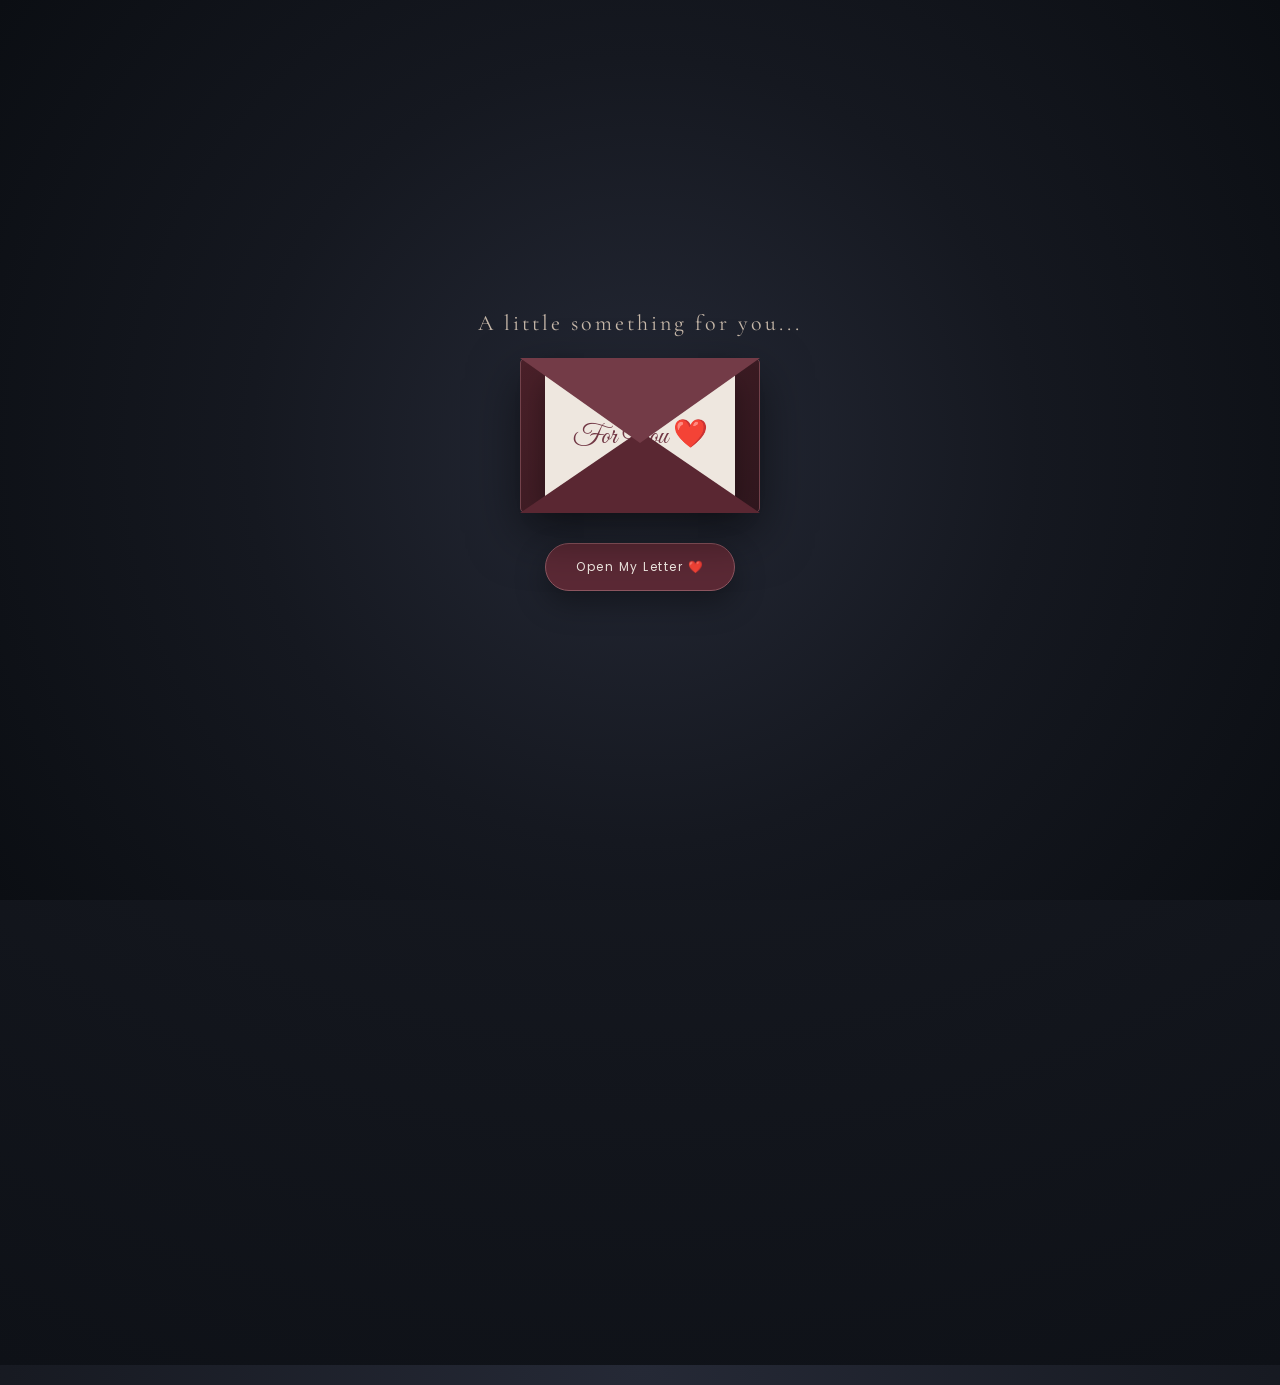
<file: index.html>
<!DOCTYPE html>
<html lang="en">

<head>

    <meta charset="UTF-8">
    <meta name="viewport" content="width=device-width, initial-scale=1.0">

    <title>Happy Birthday, My Babyyy pikot ❤️</title>

    <link rel="stylesheet" href="style.css">

    <link href="https://fonts.googleapis.com/css2?family=Cormorant+Garamond:wght@400;500;600;700&family=Great+Vibes:wght@400;500;600;700&family=Poppins:wght@300;400;500;600&display=swap" rel="stylesheet">

</head>


<body class="home-page">


    <!-- FLOATING HEARTS -->

    <div class="hearts"></div>



    <!-- OPENING SCREEN -->

    <section class="opening" id="opening">

        <div class="envelope-container">

            <p class="small-text">
                A little something for you...
            </p>


            <!-- ENVELOPE -->

            <div class="envelope" id="envelope">

                <div class="envelope-back"></div>

                <div class="letter-paper">
                    For You ❤️
                </div>

                <div class="envelope-front"></div>

                <div class="envelope-flap"></div>

            </div>


            <!-- OPEN BUTTON -->

            <button id="openButton">
                Open My Letter ❤️
            </button>

        </div>

    </section>



    <!-- MAIN HOME CONTENT -->

    <main class="main-content" id="mainContent">


        <!-- BIRTHDAY INTRO -->

        <section class="birthday-header">

            <p class="eyebrow">
                A LETTER FROM MY HEART
            </p>


            <h1>
                Happy Birthday,<br>
                <span>My Babyyy pikot</span> ❤️
            </h1>


            <div class="divider">
                <span>♡</span>
            </div>


            <p class="intro">
                Today is your special day, but somehow,
                I feel like I'm the lucky one for having you.
            </p>

        </section>



        <!-- HOME MENU -->

        <section class="home-menu">

            <p class="menu-label">
                THERE'S MORE FOR YOU
            </p>


            <h2>
                A few things<br>
                <span>from my heart</span>
            </h2>



            <div class="home-buttons">


                <!-- LETTER -->

                <a href="letter.html" class="home-button">

                    <span class="button-icon">
                        💌
                    </span>

                    <span class="button-text">

                        <strong>
                            My Letter
                        </strong>

                        <small>
                            A message just for you
                        </small>

                    </span>

                    <span class="arrow">
                        →
                    </span>

                </a>



                <!-- MEMORIES -->

                <a href="memories.html" class="home-button">

                    <span class="button-icon">
                        📸
                    </span>

                    <span class="button-text">

                        <strong>
                            Our Memories
                        </strong>

                        <small>
                            Five moments I treasure
                        </small>

                    </span>

                    <span class="arrow">
                        →
                    </span>

                </a>



                <!-- SPECIAL MESSAGE -->

                <a href="message.html" class="home-button">

                    <span class="button-icon">
                        ❤️
                    </span>

                    <span class="button-text">

                        <strong>
                            Special Message
                        </strong>

                        <small>
                            One more thing I want to say
                        </small>

                    </span>

                    <span class="arrow">
                        →
                    </span>

                </a>


            </div>



            <!-- CENTER BUTTON -->

            <div class="center-next home-next">

                <a href="letter.html" class="next-button">
                    Open My Letter →
                </a>

            </div>

        </section>



        <!-- FOOTER -->

        <footer>
            Made with love ❤️
        </footer>


    </main>



    <script src="script.js"></script>

</body>

</html>
</file>
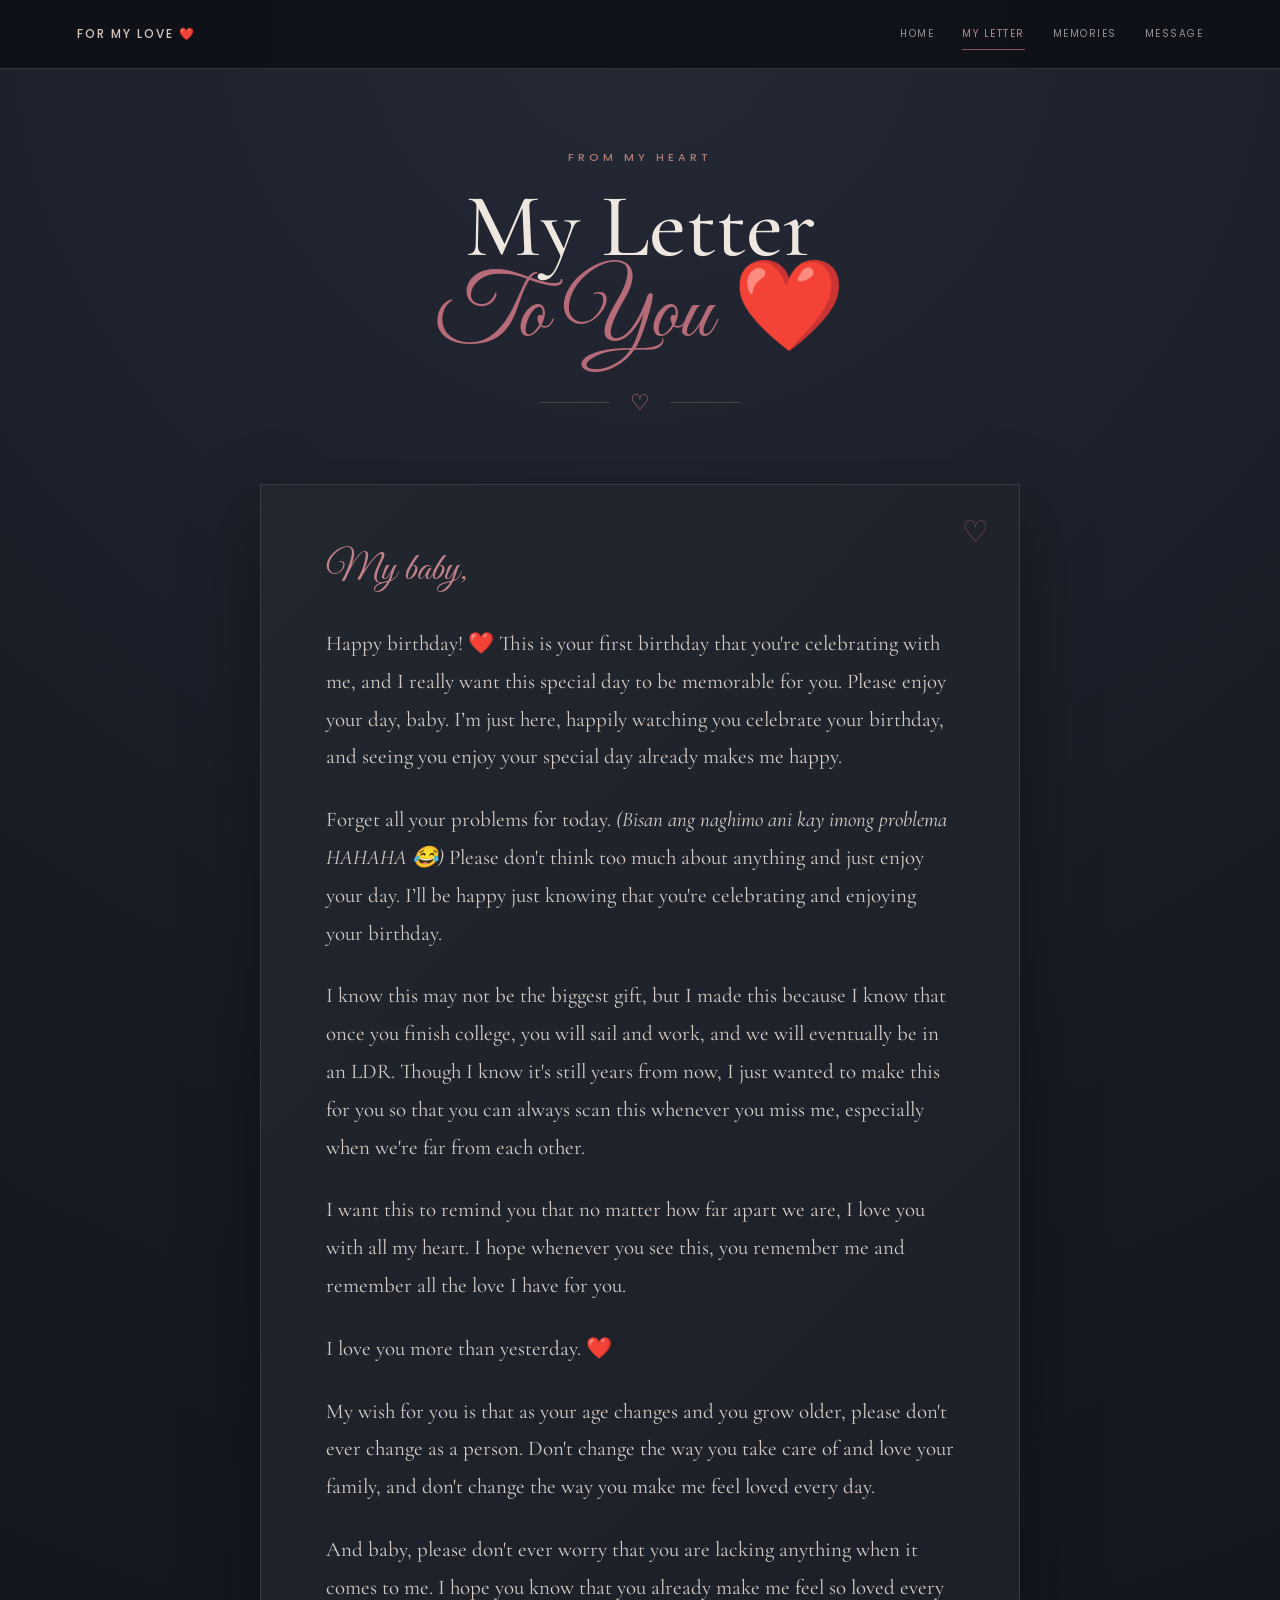
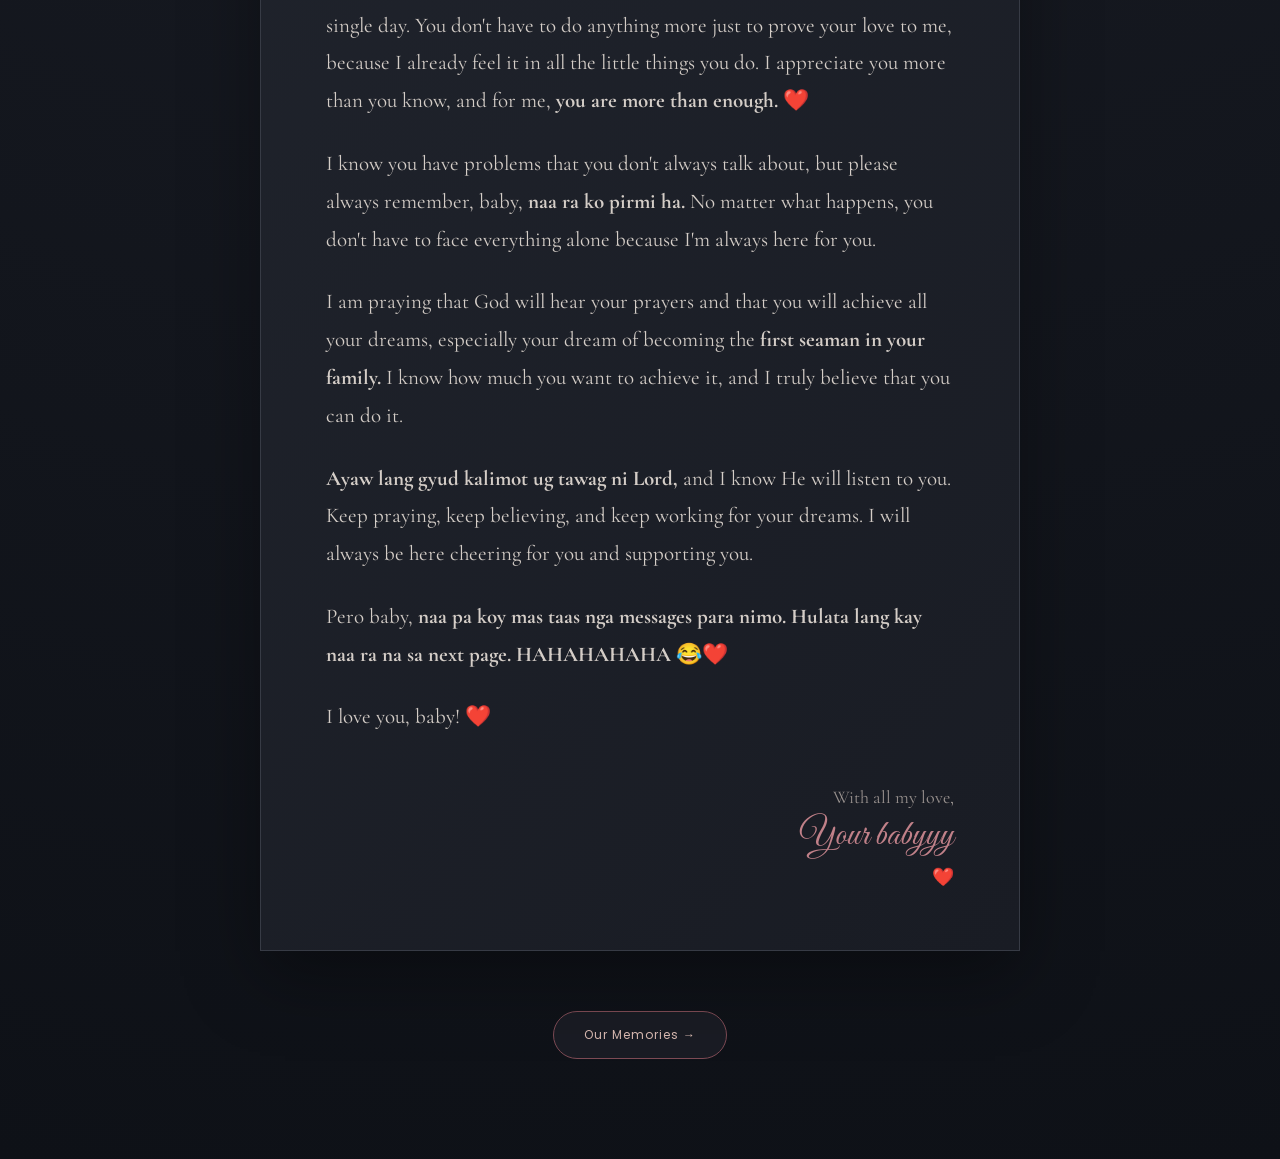
<file: letter.html>
<!DOCTYPE html>
<html lang="en">

<head>

    <meta charset="UTF-8">
    <meta name="viewport" content="width=device-width, initial-scale=1.0">

    <title>My Letter To You ❤️</title>

    <link rel="stylesheet" href="style.css">

    <link href="https://fonts.googleapis.com/css2?family=Cormorant+Garamond:wght@400;500;600;700&family=Great+Vibes:wght@400;500;600;700&family=Poppins:wght@300;400;500;600&display=swap" rel="stylesheet">

</head>


<body class="inner-page">


    <!-- FLOATING HEARTS -->

    <div class="hearts"></div>



    <!-- NAVIGATION -->

    <nav class="simple-nav">

        <a href="index.html" class="nav-logo">
            FOR MY LOVE ❤️
        </a>


        <div class="nav-links">

            <a href="index.html">
                HOME
            </a>

            <a href="letter.html" class="active">
                MY LETTER
            </a>

            <a href="memories.html">
                MEMORIES
            </a>

            <a href="message.html">
                MESSAGE
            </a>

        </div>

    </nav>



    <!-- PAGE -->

    <main class="letter-page">


        <!-- HEADING -->

        <div class="page-heading">

            <p class="small-title">
                FROM MY HEART
            </p>


            <h1>
                My Letter<br>
                <span>To You</span> ❤️
            </h1>


            <div class="heart-divider">
                ♡
            </div>

        </div>



        <!-- LETTER -->

        <section class="letter-paper-content">


            <p class="letter-greeting">
                My baby,
            </p>


            <p>
                Happy birthday! ❤️ This is your first birthday that you're celebrating with me, and I really want this special day to be memorable for you. Please enjoy your day, baby. I’m just here, happily watching you celebrate your birthday, and seeing you enjoy your special day already makes me happy.
            </p>


            <p>
                Forget all your problems for today. <em>(Bisan ang naghimo ani kay imong problema HAHAHA 😂)</em> Please don't think too much about anything and just enjoy your day. I’ll be happy just knowing that you're celebrating and enjoying your birthday.
            </p>


            <p>
                I know this may not be the biggest gift, but I made this because I know that once you finish college, you will sail and work, and we will eventually be in an LDR. Though I know it's still years from now, I just wanted to make this for you so that you can always scan this whenever you miss me, especially when we're far from each other.
            </p>


            <p>
                I want this to remind you that no matter how far apart we are, I love you with all my heart. I hope whenever you see this, you remember me and remember all the love I have for you.
            </p>


            <p class="special-line">
                I love you more than yesterday. ❤️
            </p>


            <p>
                My wish for you is that as your age changes and you grow older, please don't ever change as a person. Don't change the way you take care of and love your family, and don't change the way you make me feel loved every day.
            </p>


            <p>
                And baby, please don't ever worry that you are lacking anything when it comes to me. I hope you know that you already make me feel so loved every single day. You don't have to do anything more just to prove your love to me, because I already feel it in all the little things you do. I appreciate you more than you know, and for me, <strong>you are more than enough.</strong> ❤️
            </p>


            <p>
                I know you have problems that you don't always talk about, but please always remember, baby, <strong>naa ra ko pirmi ha.</strong> No matter what happens, you don't have to face everything alone because I'm always here for you.
            </p>


            <p>
                I am praying that God will hear your prayers and that you will achieve all your dreams, especially your dream of becoming the <strong>first seaman in your family.</strong> I know how much you want to achieve it, and I truly believe that you can do it.
            </p>


            <p>
                <strong>Ayaw lang gyud kalimot ug tawag ni Lord,</strong> and I know He will listen to you. Keep praying, keep believing, and keep working for your dreams. I will always be here cheering for you and supporting you.
            </p>


            <p class="special-line">
                Pero baby, <strong>naa pa koy mas taas nga messages para nimo. Hulata lang kay naa ra na sa next page. HAHAHAHAHA 😂❤️</strong>
            </p>


            <p class="final-love">
                I love you, baby! ❤️
            </p>



            <!-- SIGNATURE -->

            <div class="letter-signature">

                <p>
                    With all my love,
                </p>


                <span>
                    Your babyyy
                </span>


                <div>
                    ❤️
                </div>

            </div>


        </section>



        <!-- CENTER NEXT BUTTON -->

        <div class="center-next">

            <a href="memories.html" class="next-button">
                Our Memories →
            </a>

        </div>


    </main>



    <script src="script.js"></script>

</body>

</html>
</file>
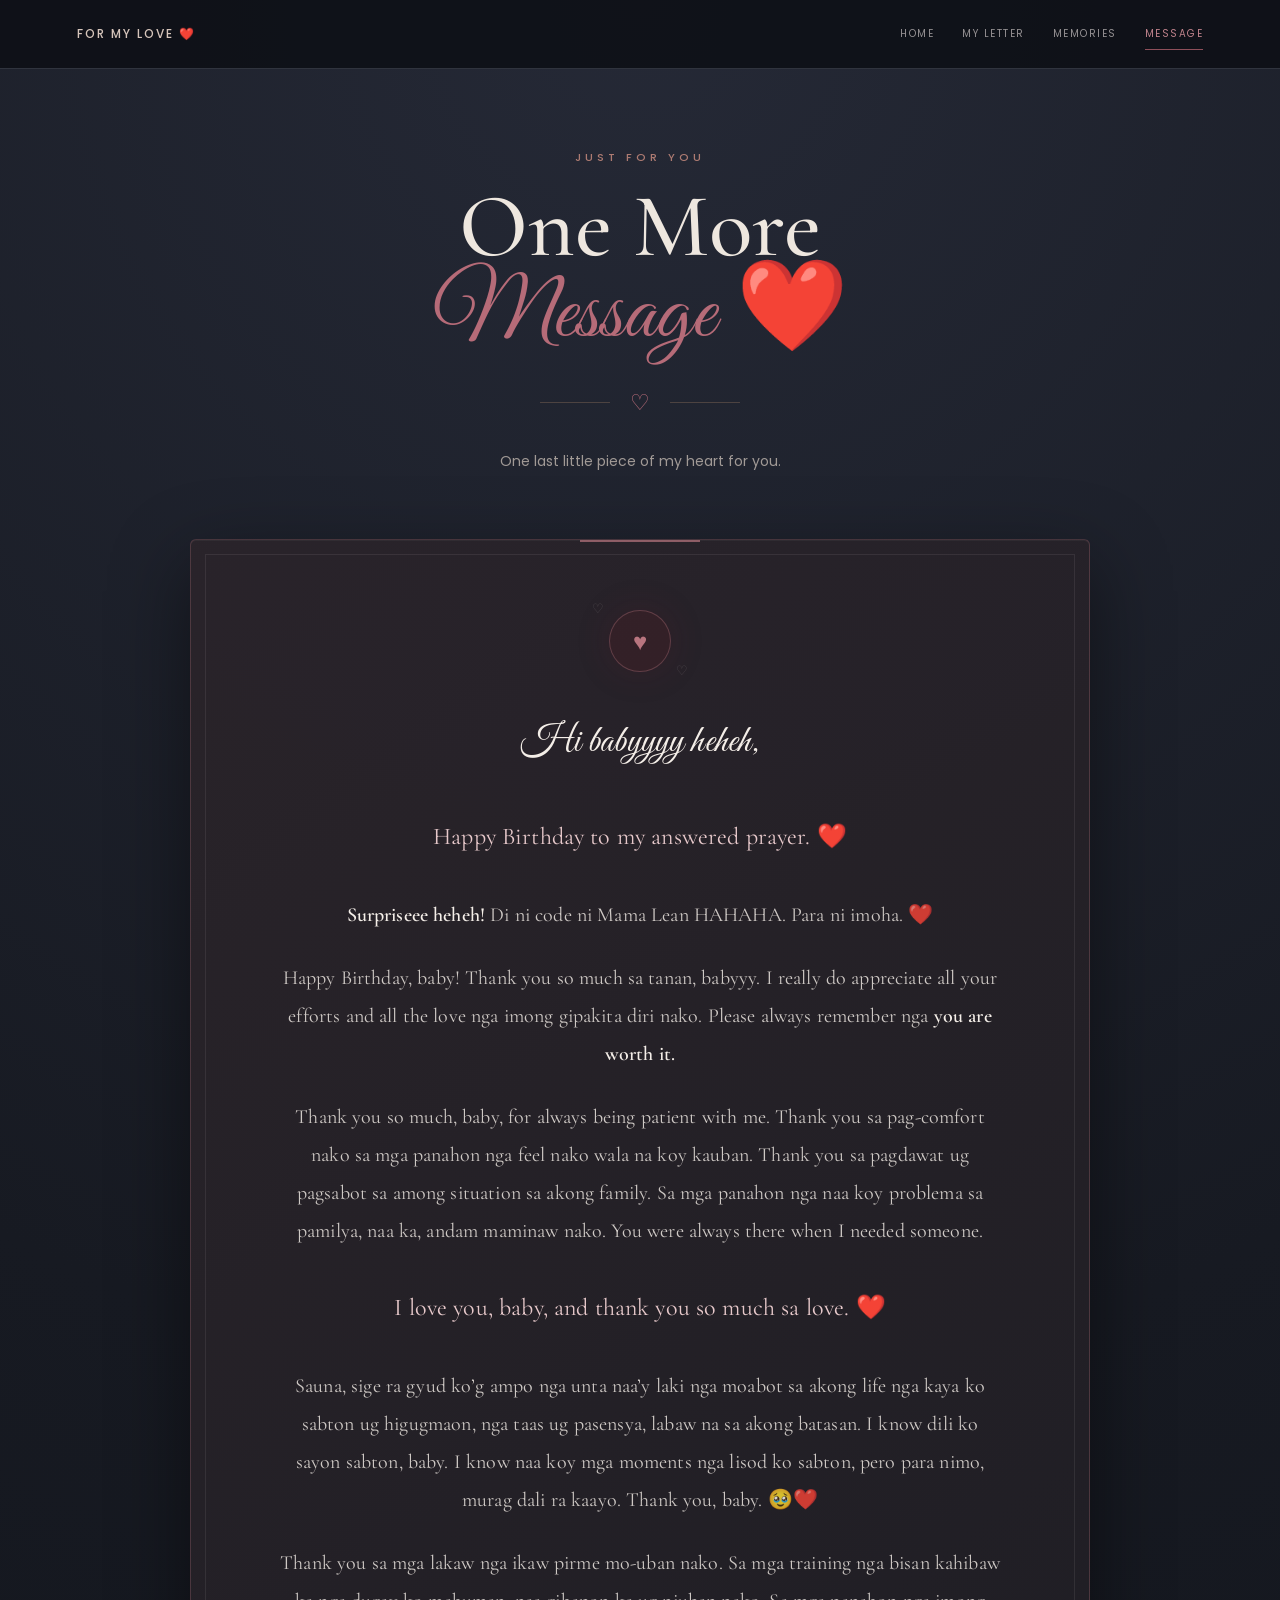
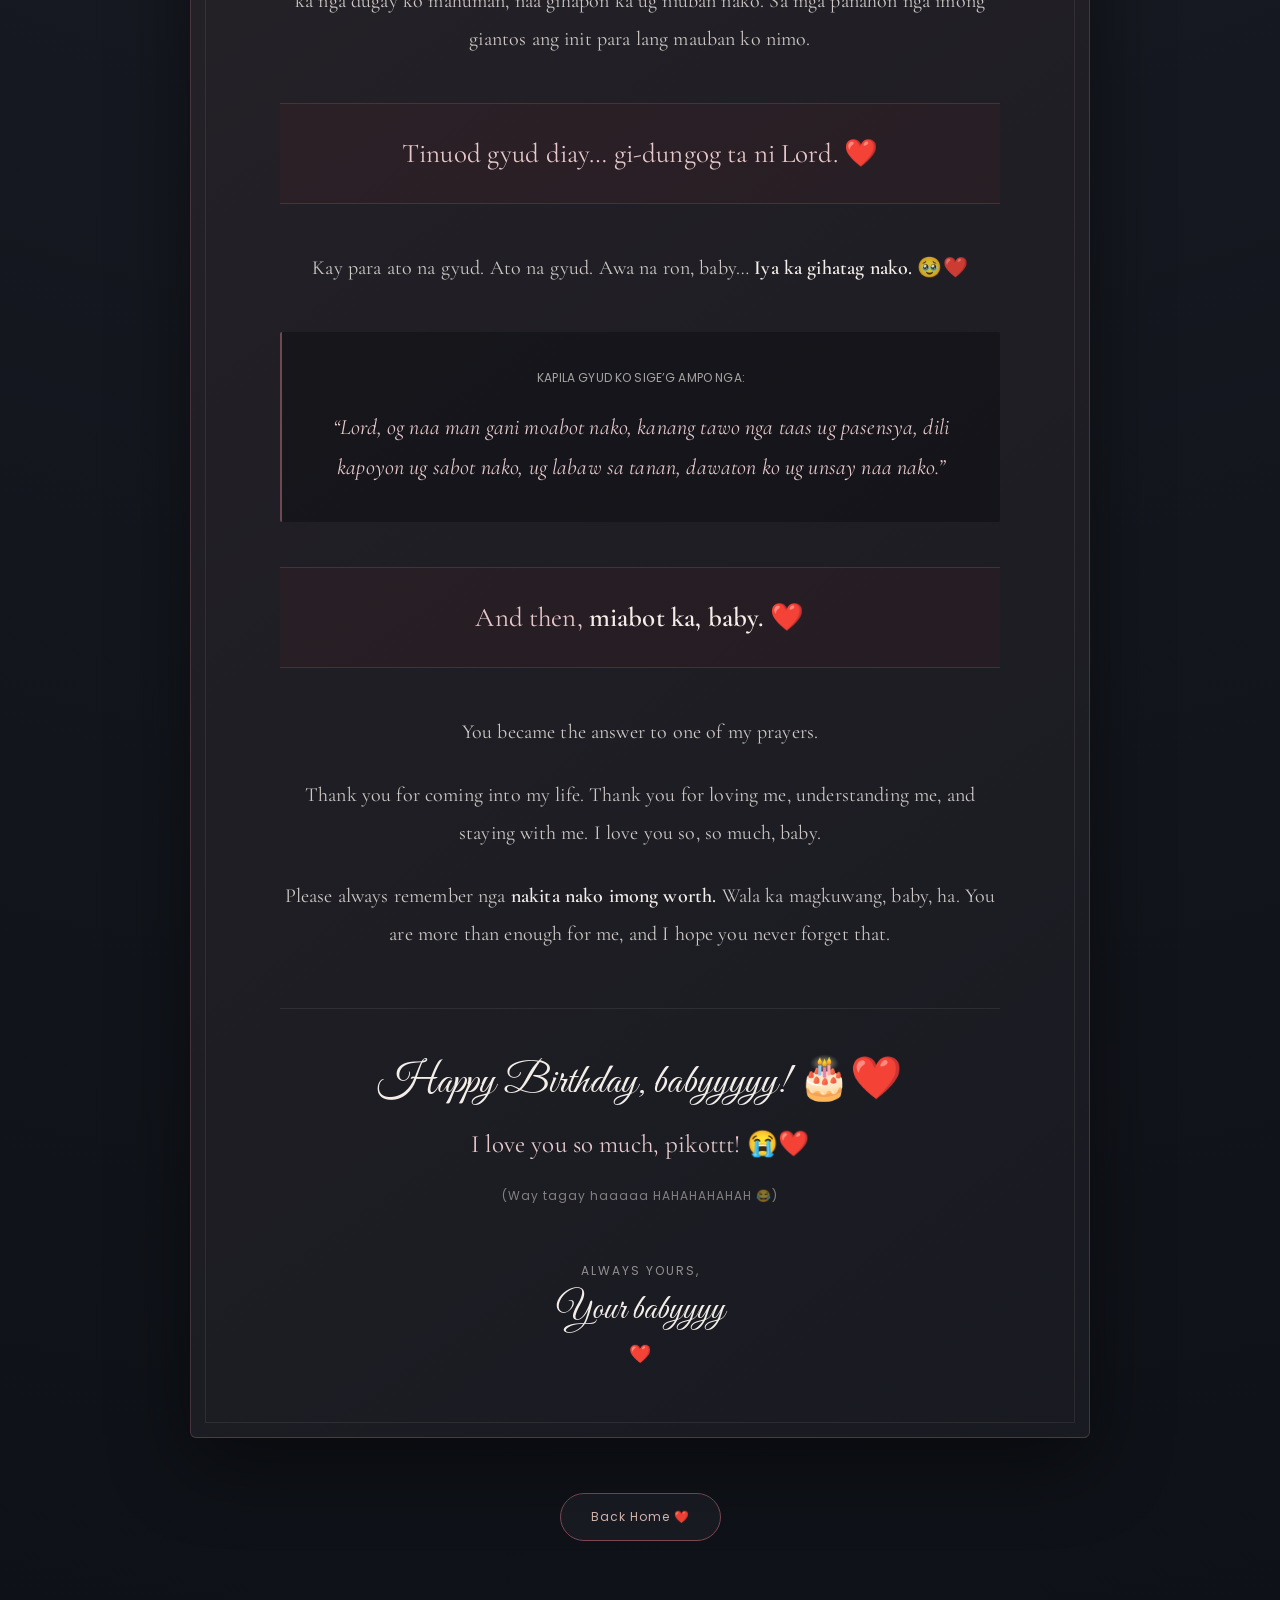
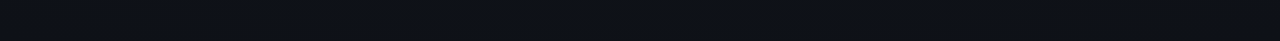
<file: message.html>
<!DOCTYPE html>
<html lang="en">

<head>

    <meta charset="UTF-8">
    <meta name="viewport" content="width=device-width, initial-scale=1.0">

    <title>Special Message ❤️</title>

    <link rel="stylesheet" href="style.css">

    <link href="https://fonts.googleapis.com/css2?family=Cormorant+Garamond:wght@400;500;600;700&family=Great+Vibes:wght@400;500;600;700&family=Poppins:wght@300;400;500;600&display=swap" rel="stylesheet">

</head>


<body class="inner-page">


    <!-- FLOATING HEARTS -->

    <div class="hearts"></div>



    <!-- NAVIGATION -->

    <nav class="simple-nav">

        <a href="index.html" class="nav-logo">
            FOR MY LOVE ❤️
        </a>


        <div class="nav-links">

            <a href="index.html">
                HOME
            </a>

            <a href="letter.html">
                MY LETTER
            </a>

            <a href="memories.html">
                MEMORIES
            </a>

            <a href="message.html" class="active">
                MESSAGE
            </a>

        </div>

    </nav>



    <!-- SPECIAL MESSAGE PAGE -->

    <main class="message-page">


        <!-- PAGE HEADING -->

        <div class="page-heading">

            <p class="small-title">
                JUST FOR YOU
            </p>


            <h1>
                One More<br>
                <span>Message</span> ❤️
            </h1>


            <div class="heart-divider">
                ♡
            </div>


            <p class="page-description">
                One last little piece of my heart for you.
            </p>

        </div>



        <!-- MESSAGE CARD -->

        <section class="special-message-card">


            <!-- HEART -->

            <div class="message-heart">
                ♥
            </div>



            <!-- MESSAGE -->

            <div class="message-content">


                <p class="message-greeting">
                    Hi babyyyy heheh,
                </p>



                <p class="message-highlight">
                    Happy Birthday to my answered prayer. ❤️
                </p>



                <p>
                    <strong>Surpriseee heheh!</strong>
                    Di ni code ni Mama Lean HAHAHA.
                    Para ni imoha. ❤️
                </p>



                <p>
                    Happy Birthday, baby! Thank you so much sa tanan, babyyy.
                    I really do appreciate all your efforts and all the love
                    nga imong gipakita diri nako.
                    Please always remember nga
                    <strong>you are worth it.</strong>
                </p>



                <p>
                    Thank you so much, baby, for always being patient with me.
                    Thank you sa pag-comfort nako sa mga panahon nga feel nako
                    wala na koy kauban.
                    Thank you sa pagdawat ug pagsabot sa among situation sa
                    akong family.
                    Sa mga panahon nga naa koy problema sa pamilya,
                    naa ka, andam maminaw nako.
                    You were always there when I needed someone.
                </p>



                <p class="message-highlight">
                    I love you, baby, and thank you so much sa love. ❤️
                </p>



                <p>
                    Sauna, sige ra gyud ko’g ampo nga unta naa’y laki nga
                    moabot sa akong life nga kaya ko sabton ug higugmaon,
                    nga taas ug pasensya, labaw na sa akong batasan.
                    I know dili ko sayon sabton, baby.
                    I know naa koy mga moments nga lisod ko sabton,
                    pero para nimo, murag dali ra kaayo.
                    Thank you, baby. 🥹❤️
                </p>



                <p>
                    Thank you sa mga lakaw nga ikaw pirme mo-uban nako.
                    Sa mga training nga bisan kahibaw ka nga dugay ko
                    mahuman, naa gihapon ka ug niuban nako.
                    Sa mga panahon nga imong giantos ang init
                    para lang mauban ko nimo.
                </p>



                <p class="message-special">
                    Tinuod gyud diay… gi-dungog ta ni Lord. ❤️
                </p>



                <p>
                    Kay para ato na gyud.
                    Ato na gyud.
                    Awa na ron, baby…
                    <strong>Iya ka gihatag nako.</strong> 🥹❤️
                </p>



                <!-- PRAYER -->

                <div class="prayer-box">

                    <p class="prayer-intro">
                        Kapila gyud ko sige’g ampo nga:
                    </p>


                    <p class="prayer">

                        “Lord, og naa man gani moabot nako,
                        kanang tawo nga taas ug pasensya,
                        dili kapoyon ug sabot nako,
                        ug labaw sa tanan,
                        dawaton ko ug unsay naa nako.”

                    </p>

                </div>



                <p class="message-special">
                    And then, <strong>miabot ka, baby.</strong> ❤️
                </p>



                <p>
                    You became the answer to one of my prayers.
                </p>



                <p>
                    Thank you for coming into my life.
                    Thank you for loving me, understanding me,
                    and staying with me.
                    I love you so, so much, baby.
                </p>



                <p>
                    Please always remember nga
                    <strong>nakita nako imong worth.</strong>
                    Wala ka magkuwang, baby, ha.
                    You are more than enough for me,
                    and I hope you never forget that.
                </p>



                <!-- FINAL MESSAGE -->

                <div class="final-message">

                    <p>
                        Happy Birthday, babyyyyy! 🎂❤️
                    </p>


                    <p>
                        I love you so much, pikottt! 😭❤️
                    </p>


                    <span>
                        (Way tagay haaaaa HAHAHAHAHAH 😂)
                    </span>

                </div>



                <!-- SIGNATURE -->

                <div class="message-signature">

                    <p>
                        Always yours,
                    </p>


                    <span>
                        Your babyyyy
                    </span>


                    <div>
                        ❤️
                    </div>

                </div>


            </div>

        </section>



        <!-- BACK HOME -->

        <div class="center-next">

            <a href="index.html" class="next-button">
                Back Home ❤️
            </a>

        </div>


    </main>



    <!-- JAVASCRIPT -->

    <script src="script.js"></script>

</body>

</html>
</file>
<file: style.css>
/* =========================================================
   MASCULINE ROMANTIC BIRTHDAY WEBSITE
========================================================= */

* {
    margin: 0;
    padding: 0;
    box-sizing: border-box;
}


html {
    scroll-behavior: smooth;
}


body {
    font-family: "Poppins", sans-serif;

    background:
        radial-gradient(
            circle at 50% 0%,
            #252936 0%,
            #171a22 42%,
            #0e1117 100%
        );

    color: #eee7df;

    overflow-x: hidden;
}


a {
    text-decoration: none;
    color: inherit;
}


/* =========================================================
   FLOATING HEARTS
========================================================= */

.hearts {
    position: fixed;

    inset: 0;

    pointer-events: none;

    overflow: hidden;

    z-index: 1;
}


.heart {
    position: absolute;

    bottom: -30px;

    color: rgba(151, 61, 76, 0.22);

    animation: floatHeart linear forwards;
}


@keyframes floatHeart {

    0% {
        transform: translateY(0) rotate(0deg);
        opacity: 0;
    }

    15% {
        opacity: 1;
    }

    100% {
        transform:
            translateY(-110vh)
            rotate(360deg);

        opacity: 0;
    }

}


/* =========================================================
   OPENING SCREEN
========================================================= */

.opening {

    position: fixed;

    inset: 0;

    min-height: 100vh;

    display: flex;

    justify-content: center;

    align-items: center;

    text-align: center;

    z-index: 100;

    background:
        radial-gradient(
            circle at center,
            #252936 0%,
            #151820 50%,
            #0b0e13 100%
        );

    transition:
        opacity 0.8s ease,
        visibility 0.8s ease;
}


.opening.hide {

    opacity: 0;

    visibility: hidden;

    pointer-events: none;
}


.envelope-container {

    position: relative;

    z-index: 5;

    display: flex;

    flex-direction: column;

    align-items: center;
}


.small-text {

    font-family: "Cormorant Garamond", serif;

    font-size: 22px;

    letter-spacing: 3px;

    color: #c8b9aa;

    margin-bottom: 22px;
}


/* =========================================================
   ENVELOPE
========================================================= */

.envelope {

    position: relative;

    width: 240px;

    height: 155px;

    margin-bottom: 30px;

    cursor: pointer;

    perspective: 1000px;
}


.envelope-back {

    position: absolute;

    inset: 0;

    background:
        linear-gradient(
            135deg,
            #4a2029,
            #30171e
        );

    border-radius: 5px;

    border: 1px solid #74434c;

    box-shadow:
        0 20px 50px rgba(0, 0, 0, 0.5);
}


/* =========================================================
   LETTER INSIDE ENVELOPE
========================================================= */

.envelope .letter-paper {

    position: absolute;

    width: 190px;

    height: 125px;

    left: 25px;

    top: 15px;

    background: #eee7df;

    display: flex;

    justify-content: center;

    align-items: center;

    font-family: "Great Vibes", cursive;

    font-size: 28px;

    color: #713744;

    box-shadow:
        0 10px 25px rgba(0, 0, 0, 0.35);

    z-index: 2;

    transition:
        transform 1s ease,
        box-shadow 1s ease;
}


/* =========================================================
   ENVELOPE FRONT
========================================================= */

.envelope-front {

    position: absolute;

    left: 0;

    bottom: 0;

    width: 0;

    height: 0;

    border-left: 120px solid transparent;

    border-right: 120px solid transparent;

    border-bottom: 82px solid #5a2732;

    z-index: 4;
}


/* =========================================================
   ENVELOPE FLAP
========================================================= */

.envelope-flap {

    position: absolute;

    left: 0;

    top: 0;

    width: 0;

    height: 0;

    border-left: 120px solid transparent;

    border-right: 120px solid transparent;

    border-top: 85px solid #733b47;

    transform-origin: top center;

    transition:
        transform 0.9s ease;

    z-index: 6;
}


/* =========================================================
   ENVELOPE OPEN ANIMATION
========================================================= */

.envelope.open .letter-paper {

    transform:
        translateY(-110px);

    box-shadow:
        0 20px 40px rgba(0, 0, 0, 0.5);

    z-index: 7;
}


.envelope.open .envelope-flap {

    transform:
        rotateX(180deg);

    z-index: 1;
}


/* =========================================================
   OPEN BUTTON
========================================================= */

#openButton {

    border: 1px solid #8d5660;

    background: #5b2935;

    color: #f3ece5;

    padding: 14px 30px;

    border-radius: 30px;

    font-family: "Poppins", sans-serif;

    font-size: 12px;

    letter-spacing: 1.5px;

    cursor: pointer;

    box-shadow:
        0 12px 30px rgba(0, 0, 0, 0.35);

    transition: 0.3s ease;
}


#openButton:hover {

    background: #763b48;

    border-color: #b27b84;

    transform:
        translateY(-3px);

    box-shadow:
        0 16px 35px rgba(0, 0, 0, 0.45);
}


/* =========================================================
   MAIN CONTENT
========================================================= */

.main-content {

    min-height: 100vh;

    opacity: 0;

    transform:
        translateY(20px);

    transition:
        opacity 1s ease,
        transform 1s ease;

    position: relative;

    z-index: 2;
}


.main-content.show {

    opacity: 1;

    transform:
        translateY(0);
}


/* =========================================================
   BIRTHDAY HEADER
========================================================= */

.birthday-header {

    max-width: 900px;

    margin: 0 auto;

    padding: 130px 25px 80px;

    text-align: center;
}


.eyebrow,
.menu-label,
.small-title {

    font-size: 11px;

    font-weight: 500;

    letter-spacing: 4px;

    color: #ad7b72;
}


.birthday-header h1 {

    margin-top: 20px;

    font-family: "Cormorant Garamond", serif;

    font-size:
        clamp(55px, 9vw, 105px);

    line-height: 0.9;

    font-weight: 500;

    color: #eee7df;
}


.birthday-header h1 span {

    font-family: "Great Vibes", cursive;

    color: #b66b78;

    font-weight: 400;
}


/* =========================================================
   DIVIDERS
========================================================= */

.divider,
.heart-divider {

    margin: 35px auto;

    display: flex;

    align-items: center;

    justify-content: center;

    gap: 20px;

    color: #b66b78;
}


.divider::before,
.divider::after,
.heart-divider::before,
.heart-divider::after {

    content: "";

    width: 70px;

    height: 1px;

    background: #4d4341;
}


.divider span,
.heart-divider {

    font-size: 22px;
}


.intro {

    max-width: 580px;

    margin: 0 auto;

    font-size: 15px;

    line-height: 2;

    color: #aaa39e;
}


/* =========================================================
   HOME MENU
========================================================= */

.home-menu {

    max-width: 800px;

    margin: 0 auto;

    padding:
        20px 25px 100px;

    text-align: center;
}


.menu-label {

    margin-bottom: 15px;
}


.home-menu h2 {

    font-family: "Cormorant Garamond", serif;

    font-size: 48px;

    line-height: 0.95;

    font-weight: 500;

    color: #eee7df;

    margin-bottom: 40px;
}


.home-menu h2 span {

    font-family: "Great Vibes", cursive;

    color: #b66b78;

    font-weight: 400;
}


/* =========================================================
   HOME BUTTONS
========================================================= */

.home-buttons {

    display: flex;

    flex-direction: column;

    gap: 15px;

    max-width: 650px;

    margin: 0 auto;
}


.home-button {

    min-height: 80px;

    display: flex;

    align-items: center;

    padding: 15px 20px;

    background:
        linear-gradient(
            135deg,
            rgba(35, 39, 49, 0.95),
            rgba(24, 27, 35, 0.95)
        );

    border: 1px solid #373b46;

    border-radius: 8px;

    text-align: left;

    transition: 0.3s ease;

    box-shadow:
        0 8px 25px rgba(0, 0, 0, 0.25);
}


.home-button:hover {

    transform:
        translateY(-4px);

    border-color: #70414b;

    box-shadow:
        0 15px 35px rgba(0, 0, 0, 0.4);
}


.button-icon {

    width: 50px;

    height: 50px;

    display: flex;

    justify-content: center;

    align-items: center;

    background: #29232a;

    border: 1px solid #51343b;

    border-radius: 50%;

    font-size: 21px;

    margin-right: 16px;
}


.button-text {

    flex: 1;
}


.button-text strong {

    display: block;

    font-family: "Cormorant Garamond", serif;

    font-size: 24px;

    font-weight: 600;

    color: #eee7df;
}


.button-text small {

    display: block;

    margin-top: 2px;

    color: #98918e;

    font-size: 11px;

    letter-spacing: 0.5px;
}


.arrow {

    font-size: 24px;

    color: #b66b78;

    transition:
        transform 0.3s ease;
}


.home-button:hover .arrow {

    transform:
        translateX(5px);
}


/* =========================================================
   CENTER NEXT BUTTON
========================================================= */

.center-next {

    display: flex;

    justify-content: center;

    align-items: center;

    margin-top: 60px;
}


.next-button {

    display: inline-flex;

    align-items: center;

    justify-content: center;

    padding:
        14px 30px;

    border: 1px solid #7d4a54;

    border-radius: 30px;

    color: #d8b9b0;

    background:
        rgba(28, 30, 38, 0.85);

    font-size: 12px;

    letter-spacing: 1px;

    transition: 0.3s ease;
}


.next-button:hover {

    background: #642f3b;

    border-color: #9b626c;

    color: #fff;

    transform:
        translateY(-3px);

    box-shadow:
        0 12px 30px rgba(0, 0, 0, 0.4);
}


.home-next {

    margin-top: 35px;
}


/* =========================================================
   FOOTER
========================================================= */

footer {

    padding:
        30px 20px 50px;

    text-align: center;

    font-family: "Great Vibes", cursive;

    font-size: 23px;

    color: #a66b75;
}


/* =========================================================
   INNER PAGE NAVIGATION
========================================================= */

.simple-nav {

    position: relative;

    width: 100%;

    display: flex;

    align-items: center;

    justify-content: space-between;

    padding:
        25px 6%;

    border-bottom:
        1px solid #30343e;

    background:
        rgba(15, 17, 23, 0.92);

    z-index: 10;
}


.nav-logo {

    font-size: 12px;

    font-weight: 500;

    letter-spacing: 2px;

    color: #d6c5bb;
}


.nav-links {

    display: flex;

    align-items: center;

    gap: 28px;
}


.nav-links a {

    font-size: 10px;

    letter-spacing: 1.5px;

    color: #969294;

    transition: 0.3s ease;

    position: relative;
}


.nav-links a:hover,
.nav-links a.active {

    color: #c1848d;
}


.nav-links a.active::after {

    content: "";

    position: absolute;

    left: 0;

    right: 0;

    bottom: -8px;

    height: 1px;

    background: #8e4f5a;
}


/* =========================================================
   INNER PAGE COMMON
========================================================= */

.letter-page,
.memories-page,
.message-page {

    position: relative;

    max-width: 1100px;

    margin: 0 auto;

    padding:
        80px 25px 100px;

    z-index: 2;
}


.page-heading {

    text-align: center;

    margin-bottom: 65px;
}


.page-heading h1 {

    margin-top: 20px;

    font-family: "Cormorant Garamond", serif;

    font-size:
        clamp(55px, 8vw, 90px);

    line-height: 0.9;

    font-weight: 500;

    color: #eee7df;
}


.page-heading h1 span {

    font-family: "Great Vibes", cursive;

    color: #b66b78;

    font-weight: 400;
}


.heart-divider {

    margin:
        30px auto;
}


.page-description {

    max-width: 550px;

    margin: 0 auto;

    color: #a19a96;

    font-size: 14px;

    line-height: 1.8;
}


/* =========================================================
   LETTER PAGE
========================================================= */

.letter-paper-content {

    max-width: 760px;

    margin: 0 auto;

    padding:
        60px 65px;

    background:
        linear-gradient(
            135deg,
            #22262f,
            #191c24
        );

    border:
        1px solid #373b45;

    box-shadow:
        0 25px 70px rgba(0, 0, 0, 0.35);

    position: relative;
}


.letter-paper-content::before {

    content: "♡";

    position: absolute;

    top: 25px;

    right: 30px;

    font-size: 30px;

    color: #70424c;
}


.letter-greeting {

    font-family: "Great Vibes", cursive;

    font-size: 40px;

    color: #c18189;

    margin-bottom: 30px;
}


.letter-paper-content > p:not(.letter-greeting) {

    font-family: "Cormorant Garamond", serif;

    font-size: 21px;

    line-height: 1.8;

    color: #d4cdc7;

    margin-bottom: 25px;
}


.letter-signature {

    margin-top: 50px;

    text-align: right;
}


.letter-signature p {

    font-family: "Cormorant Garamond", serif;

    font-size: 18px;

    color: #98918e;

    margin-bottom: 5px;
}


.letter-signature span {

    font-family: "Great Vibes", cursive;

    font-size: 36px;

    color: #c18189;
}


.letter-signature div {

    font-size: 18px;

    margin-top: 5px;
}


/* =========================================================
   MEMORIES
========================================================= */

.memories-page {

    max-width: 1100px;
}


.memory-item {

    display: grid;

    grid-template-columns:
        1fr 1fr;

    gap: 70px;

    align-items: center;

    margin-bottom: 110px;
}


.memory-item.reverse {

    direction: rtl;
}


.memory-item.reverse .memory-text {

    direction: ltr;
}


.memory-photo {

    position: relative;

    overflow: hidden;

    background: #1c2028;

    aspect-ratio: 4 / 5;

    border:
        1px solid #393d47;

    box-shadow:
        0 20px 50px rgba(0, 0, 0, 0.4);
}


.memory-photo img {

    width: 100%;

    height: 100%;

    display: block;

    object-fit: cover;

    transition:
        transform 0.7s ease;
}


.memory-photo:hover img {

    transform:
        scale(1.04);
}


.memory-text {

    padding:
        20px 0;
}


.memory-number {

    font-family: "Cormorant Garamond", serif;

    font-size: 18px;

    color: #a56c76;

    letter-spacing: 2px;
}


.memory-text h2 {

    font-family: "Cormorant Garamond", serif;

    font-size: 40px;

    line-height: 1;

    font-weight: 500;

    color: #eee7df;

    margin:
        15px 0 20px;
}


.memory-text p {

    font-family: "Cormorant Garamond", serif;

    font-size: 20px;

    line-height: 1.7;

    color: #a8a09c;
}


/* =========================================================
   SPECIAL MESSAGE
========================================================= */

.special-message-card {

    max-width: 760px;

    margin: 0 auto;

    padding:
        65px;

    background:
        linear-gradient(
            135deg,
            #22262f,
            #191c24
        );

    border:
        1px solid #373b45;

    text-align: center;

    box-shadow:
        0 25px 70px rgba(0, 0, 0, 0.35);

    position: relative;
}


.message-heart {

    font-size: 35px;

    color: #b66b78;

    margin-bottom: 25px;
}


.message-intro {

    font-family: "Great Vibes", cursive;

    font-size: 32px;

    color: #c18189;

    margin-bottom: 35px;
}


.message-content p {

    font-family: "Cormorant Garamond", serif;

    font-size: 21px;

    line-height: 1.8;

    color: #d4cdc7;

    margin-bottom: 25px;
}


.message-signature {

    margin-top: 45px;
}


.message-signature p {

    font-family: "Cormorant Garamond", serif;

    font-size: 18px;

    color: #98918e;

    margin-bottom: 5px;
}


.message-signature span {

    font-family: "Great Vibes", cursive;

    font-size: 36px;

    color: #c18189;
}


/* =========================================================
   TABLET
========================================================= */

@media (max-width: 850px) {

    .simple-nav {

        flex-direction: column;

        gap: 18px;
    }


    .nav-links {

        gap: 18px;

        flex-wrap: wrap;

        justify-content: center;
    }


    .memory-item {

        gap: 35px;
    }


    .memory-text h2 {

        font-size: 34px;
    }

}


/* =========================================================
   MOBILE
========================================================= */

@media (max-width: 650px) {


    /* OPENING */

    .small-text {

        font-size: 19px;

        margin-bottom: 18px;
    }


    .envelope {

        transform:
            scale(0.88);

        margin-bottom: 20px;
    }


    #openButton {

        padding:
            13px 25px;

        font-size: 11px;
    }



    /* HOME */

    .birthday-header {

        padding:
            90px 20px 60px;
    }


    .birthday-header h1 {

        font-size: 60px;
    }


    .intro {

        font-size: 13px;

        line-height: 1.8;
    }


    .home-menu {

        padding:
            10px 18px 70px;
    }


    .home-menu h2 {

        font-size: 40px;
    }


    .home-button {

        min-height: 70px;

        padding:
            12px 14px;
    }


    .button-icon {

        width: 43px;

        height: 43px;

        margin-right: 12px;

        font-size: 18px;
    }


    .button-text strong {

        font-size: 21px;
    }


    .button-text small {

        font-size: 9px;
    }


    .arrow {

        font-size: 20px;
    }



    /* NAVIGATION */

    .simple-nav {

        padding:
            20px 15px;
    }


    .nav-logo {

        font-size: 10px;
    }


    .nav-links {

        gap: 13px;
    }


    .nav-links a {

        font-size: 8px;
    }



    /* INNER PAGES */

    .letter-page,
    .memories-page,
    .message-page {

        padding:
            60px 18px 80px;
    }


    .page-heading {

        margin-bottom: 45px;
    }


    .page-heading h1 {

        font-size: 58px;
    }


    .page-description {

        font-size: 12px;
    }



    /* LETTER */

    .letter-paper-content {

        padding:
            45px 25px;
    }


    .letter-greeting {

        font-size: 34px;
    }


    .letter-paper-content > p:not(.letter-greeting) {

        font-size: 18px;
    }


    .letter-signature span {

        font-size: 31px;
    }



    /* MEMORIES */

    .memory-item,
    .memory-item.reverse {

        display: flex;

        flex-direction: column;

        gap: 30px;

        margin-bottom: 75px;

        direction: ltr;
    }


    .memory-photo {

        width: 100%;
    }


    .memory-text {

        width: 100%;

        text-align: center;
    }


    .memory-text h2 {

        font-size: 32px;
    }


    .memory-text p {

        font-size: 18px;
    }



    /* MESSAGE */

    .special-message-card {

        padding:
            45px 25px;
    }


    .message-intro {

        font-size: 27px;
    }


    .message-content p {

        font-size: 18px;
    }


    .message-signature span {

        font-size: 31px;
    }

}


/* =========================================================
   VERY SMALL PHONES
========================================================= */

@media (max-width: 400px) {

    .envelope {

        transform:
            scale(0.78);
    }


    .birthday-header h1 {

        font-size: 51px;
    }


    .page-heading h1 {

        font-size: 51px;
    }


    .nav-links {

        gap: 9px;
    }


    .nav-links a {

        font-size: 7px;
    }

}
/* =========================================================
   SPECIAL MESSAGE - BEAUTIFUL CARD
========================================================= */

.message-page {
    width: 100%;
    max-width: 1100px;
    margin: 0 auto;
    padding: 80px 25px 100px;
    box-sizing: border-box;
}


/* =========================================================
   MESSAGE CARD
========================================================= */

.special-message-card {
    position: relative;

    width: 100%;
    max-width: 900px;

    margin: 60px auto 0;

    padding: 70px 85px;

    box-sizing: border-box;

    background:
        linear-gradient(
            145deg,
            rgba(42, 36, 42, 0.98),
            rgba(25, 27, 34, 0.98)
        );

    border: 1px solid rgba(184, 117, 127, 0.28);

    border-radius: 6px;

    box-shadow:
        0 25px 80px rgba(0, 0, 0, 0.45),
        inset 0 1px 0 rgba(255, 255, 255, 0.04);

    overflow: hidden;
}


/* Elegant inner border */

.special-message-card::before {
    content: "";

    position: absolute;

    inset: 14px;

    border: 1px solid rgba(244, 238, 232, 0.08);

    pointer-events: none;
}


/* Decorative top line */

.special-message-card::after {
    content: "";

    position: absolute;

    top: 0;
    left: 50%;

    transform: translateX(-50%);

    width: 120px;
    height: 2px;

    background: rgba(184, 117, 127, 0.7);
}


/* =========================================================
   HEART AT TOP
========================================================= */

.message-heart {
    position: relative;

    width: 62px;
    height: 62px;

    margin: 0 auto 35px;

    display: flex;

    align-items: center;
    justify-content: center;

    border-radius: 50%;

    background: rgba(111, 29, 43, 0.18);

    border: 1px solid rgba(184, 117, 127, 0.35);

    color: #b8757f;

    font-size: 24px;

    box-shadow:
        0 0 35px rgba(111, 29, 43, 0.18);
}


.message-heart::before,
.message-heart::after {
    content: "♡";

    position: absolute;

    color: rgba(244, 238, 232, 0.18);

    font-size: 13px;
}


.message-heart::before {
    top: -12px;
    left: -18px;
}


.message-heart::after {
    bottom: -10px;
    right: -18px;
}


/* =========================================================
   MESSAGE CONTENT
========================================================= */

.message-content {
    position: relative;

    z-index: 2;

    max-width: 720px;

    margin: 0 auto;
}


.message-content p {
    margin: 0 0 25px;

    color: rgba(244, 238, 232, 0.82);

    font-family: "Cormorant Garamond", serif;

    font-size: 20px;

    line-height: 1.9;

    letter-spacing: 0.15px;
}


.message-content strong {
    color: #f4eee8;

    font-weight: 600;
}


.message-greeting {
    font-family: "Great Vibes", cursive !important;

    font-size: 38px !important;

    color: #f4eee8 !important;

    margin-bottom: 30px !important;
}


.message-highlight {
    color: #e6c8ca !important;

    font-size: 24px !important;

    line-height: 1.7 !important;

    text-align: center;

    margin: 38px 0 !important;
}


/* =========================================================
   SPECIAL SENTENCE
========================================================= */

.message-special {
    position: relative;

    margin: 45px auto !important;

    padding: 28px 30px;

    text-align: center;

    color: #e6c8ca !important;

    font-size: 27px !important;

    line-height: 1.6 !important;

    background: rgba(111, 29, 43, 0.10);

    border-top: 1px solid rgba(184, 117, 127, 0.22);

    border-bottom: 1px solid rgba(184, 117, 127, 0.22);
}


/* =========================================================
   PRAYER BOX
========================================================= */

.prayer-box {
    position: relative;

    margin: 45px 0;

    padding: 35px 40px;

    background: rgba(10, 12, 17, 0.45);

    border-left: 2px solid rgba(184, 117, 127, 0.55);

    border-radius: 2px;
}


.prayer-intro {
    margin-bottom: 18px !important;

    color: rgba(244, 238, 232, 0.65) !important;

    font-family: "Poppins", sans-serif !important;

    font-size: 12px !important;

    text-transform: uppercase;

    letter-spacing: 2px;
}


.prayer {
    margin: 0 !important;

    color: #e6c8ca !important;

    font-style: italic;

    font-size: 22px !important;

    line-height: 1.8 !important;
}


/* =========================================================
   FINAL MESSAGE
========================================================= */

.final-message {
    margin-top: 55px;

    padding-top: 45px;

    text-align: center;

    border-top: 1px solid rgba(244, 238, 232, 0.08);
}


.final-message p:first-child {
    margin-bottom: 8px;

    color: #f4eee8;

    font-family: "Great Vibes", cursive;

    font-size: 42px;

    line-height: 1.4;
}


.final-message p:nth-child(2) {
    margin-bottom: 18px;

    color: #e6c8ca;

    font-size: 25px;
}


.final-message span {
    display: block;

    color: rgba(244, 238, 232, 0.48);

    font-family: "Poppins", sans-serif;

    font-size: 12px;

    letter-spacing: 1px;
}


/* =========================================================
   SIGNATURE
========================================================= */

.message-signature {
    margin-top: 55px;

    text-align: center;
}


.message-signature p {
    margin-bottom: 2px !important;

    color: rgba(244, 238, 232, 0.55) !important;

    font-family: "Poppins", sans-serif !important;

    font-size: 12px !important;

    text-transform: uppercase;

    letter-spacing: 2px;
}


.message-signature span {
    display: block;

    color: #f4eee8;

    font-family: "Great Vibes", cursive;

    font-size: 36px;

    margin-top: 5px;
}


.message-signature div {
    margin-top: 8px;

    color: #b8757f;

    font-size: 18px;
}


/* =========================================================
   BACK HOME BUTTON
========================================================= */

.message-page .center-next {
    margin-top: 55px;

    text-align: center;
}


/* =========================================================
   MOBILE DESIGN
========================================================= */

@media (max-width: 768px) {

    .message-page {
        padding: 55px 18px 80px;
    }


    .special-message-card {
        padding: 55px 30px;

        margin-top: 40px;
    }


    .special-message-card::before {
        inset: 9px;
    }


    .message-heart {
        width: 55px;
        height: 55px;

        margin-bottom: 28px;
    }


    .message-content p {
        font-size: 18px;

        line-height: 1.8;
    }


    .message-greeting {
        font-size: 34px !important;
    }


    .message-highlight {
        font-size: 21px !important;
    }


    .message-special {
        font-size: 23px !important;

        padding: 23px 18px;
    }


    .prayer-box {
        padding: 28px 24px;
    }


    .prayer {
        font-size: 19px !important;
    }


    .final-message p:first-child {
        font-size: 35px;
    }


    .final-message p:nth-child(2) {
        font-size: 21px;
    }


    .message-signature span {
        font-size: 32px;
    }

}


/* =========================================================
   SMALL PHONES
========================================================= */

@media (max-width: 480px) {

    .special-message-card {
        padding: 50px 22px;
    }


    .message-content p {
        font-size: 17px;

        line-height: 1.75;
    }


    .message-greeting {
        font-size: 31px !important;
    }


    .message-highlight {
        font-size: 20px !important;
    }


    .message-special {
        font-size: 21px !important;
    }


    .prayer {
        font-size: 18px !important;
    }


    .final-message p:first-child {
        font-size: 32px;
    }

}
</file>
